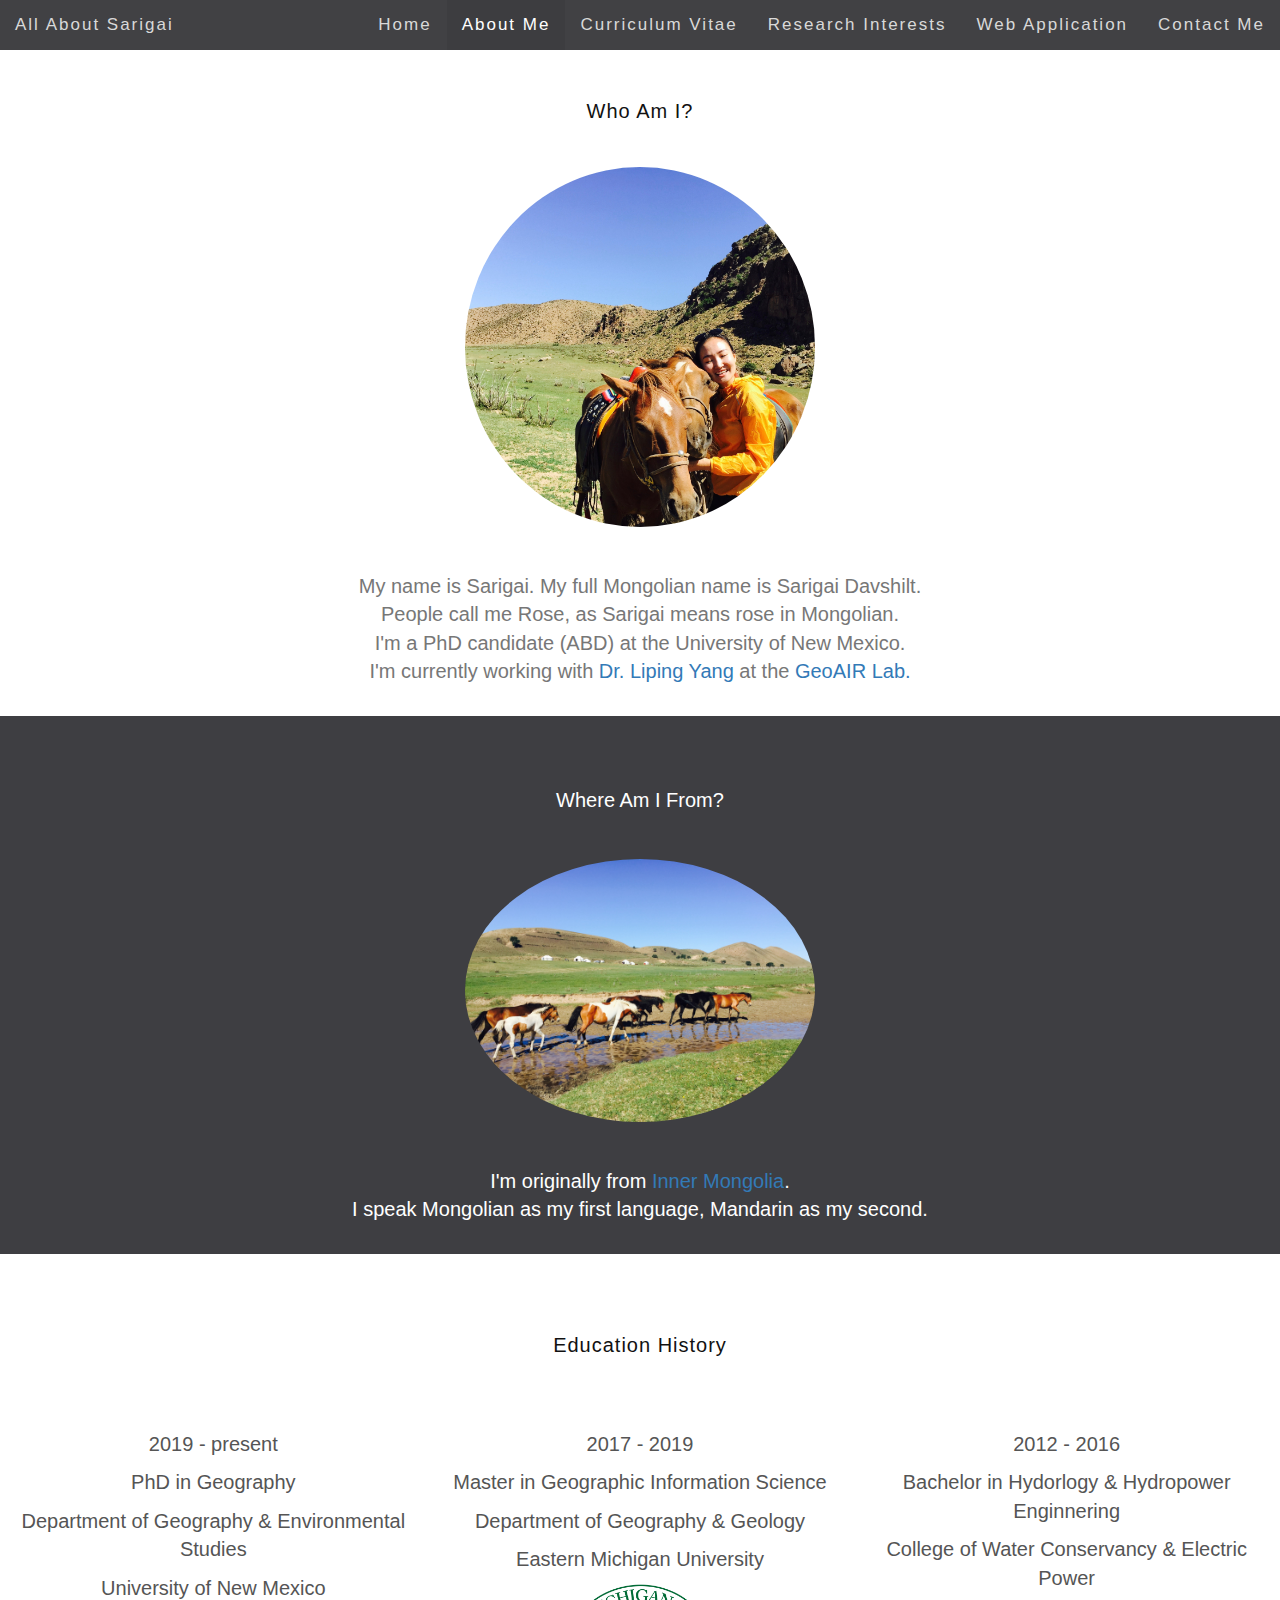
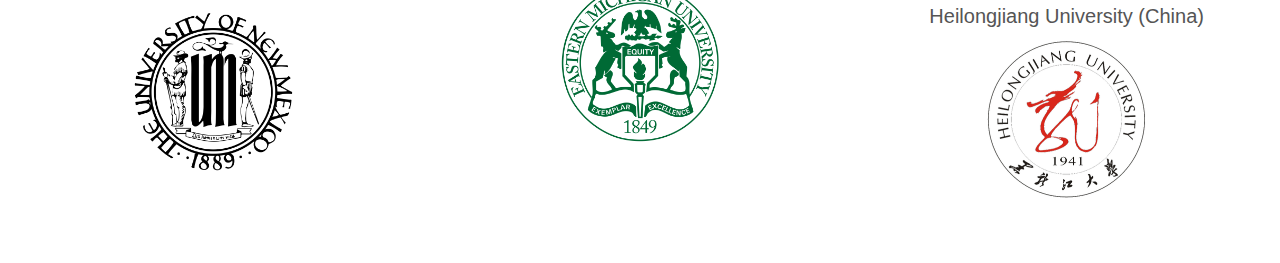
<file: aboutMe.html>
<!DOCTYPE html>
<html lang="en">

<head>
    <title>All About Sarigai</title>
    <meta charset="utf-8">
    <meta name="viewport" content="width=device-width, initial-scale=1">
    <link rel="icon" href="images/homeIcon.jpeg" type="image/x-icon">
    <!-- styles -->
    <link href="JS_CSS_downloaded_libraries/bootstrap.min.css" rel="stylesheet">
    <link href="myCSS_styleFiles/myMain.css" rel="stylesheet">
    <!-- JS-->
    <script src="JS_CSS_downloaded_libraries/jquery.min.js"></script>
    <script src="JS_CSS_downloaded_libraries/bootstrap.min.js"></script>
    <script src="myJS_scripts/myMain.js"></script>

</head>

<body id="myPage" data-spy="scroll" data-target=".navbar" data-offset="50">

    <nav class="navbar navbar-default navbar-fixed-top">
        <div class="container-fluid ">
            <div class="navbar-header">
                <button type="button" class="navbar-toggle" data-toggle="collapse" data-target="#myNavbar">
        <span class="icon-bar"></span>
        <span class="icon-bar"></span>
        <span class="icon-bar"></span>                        
      </button>
                <a class="navbar-brand" href="index.html">All About Sarigai</a>
            </div>
            <div class="collapse navbar-collapse" id="myNavbar">
                <ul class="nav navbar-nav navbar-right">
                    <li><a href="index.html">Home</a></li>
                    <li class="active"><a href="aboutMe.html">About Me</a></li>
                    <li><a href="cv.html">Curriculum Vitae</a></li>
                    <li><a href="researchInterest.html">Research Interests</a></li>
                    <li><a href="webApp.html">Web Application</a></li>
                    <li><a href="contactMe.html">Contact Me</a></li>
                </ul>
            </div>
        </div>
    </nav>

    <!-- First Container -->
    <div class="container-fluid about-bg-1 text-center">
        <h3 class="margin">Who Am I?</h3>
        <img src="images/who.jpeg" class="img-responsive img-circle margin" style="display:inline" alt="Bird" width="350" height="350">
        <p class="black-p">My name is Sarigai. My full Mongolian name is Sarigai Davshilt.<br> People call me Rose, as Sarigai means rose in Mongolian. <br> I'm a PhD candidate (ABD) at the University of New Mexico.<br> I'm currently working with <a class="XqQF9c" href="https://lipingyang.org/index.html"
                target="_blank">Dr. Liping Yang</a> at the <a href="https://geoair.lipingyang.org/" target="_blank">GeoAIR Lab.</a>

        </p>
    </div>

    <!-- Second Container -->
    <div class="container-fluid about-bg-2 text-center">
        <p class="margin">Where Am I From?</p>
        <img src="images/innerMongolia.JPG" class="img-responsive img-circle margin" style="display:inline" alt="Bird" width="350" height="350">
        <p>I'm originally from <a href="https://en.wikipedia.org/wiki/Inner_Mongolia" target="_blank">Inner Mongolia</a>. <br> I speak Mongolian as my first language, Mandarin as my second. </p>

    </div>

    <!-- Third Container (Grid) -->
    <div class="container-fluid about-bg-3 text-center">
        <h3 class="margin">Education History</h3><br>
        <div class="row">
            <div class="col-sm-4">
                <p>2019 - present</p>
                <p>PhD in Geography</p>
                <p>Department of Geography & Environmental Studies</p>
                <p>University of New Mexico</p>
                <img src="images/unmIcon.png" class="img-responsive margin" style="width:40%" alt="Image">
            </div>
            <div class="col-sm-4">
                <p>2017 - 2019</p>
                <p>Master in Geographic Information Science</p>
                <p>Department of Geography & Geology</p>
                <p>Eastern Michigan University</p>
                <img src="images/emuIcon.png" class="img-responsive margin" style="width:40%" alt="Image">
            </div>
            <div class="col-sm-4">
                <p>2012 - 2016</p>
                <p>Bachelor in Hydorlogy & Hydropower Enginnering</p>
                <p>College of Water Conservancy & Electric Power</p>
                <p>Heilongjiang University (China)</p>
                <img src="images/heilongjiangIcon.png" class="img-responsive margin" style="width:40%" alt="Image">
            </div>
        </div>
    </div>

</html>
</file>
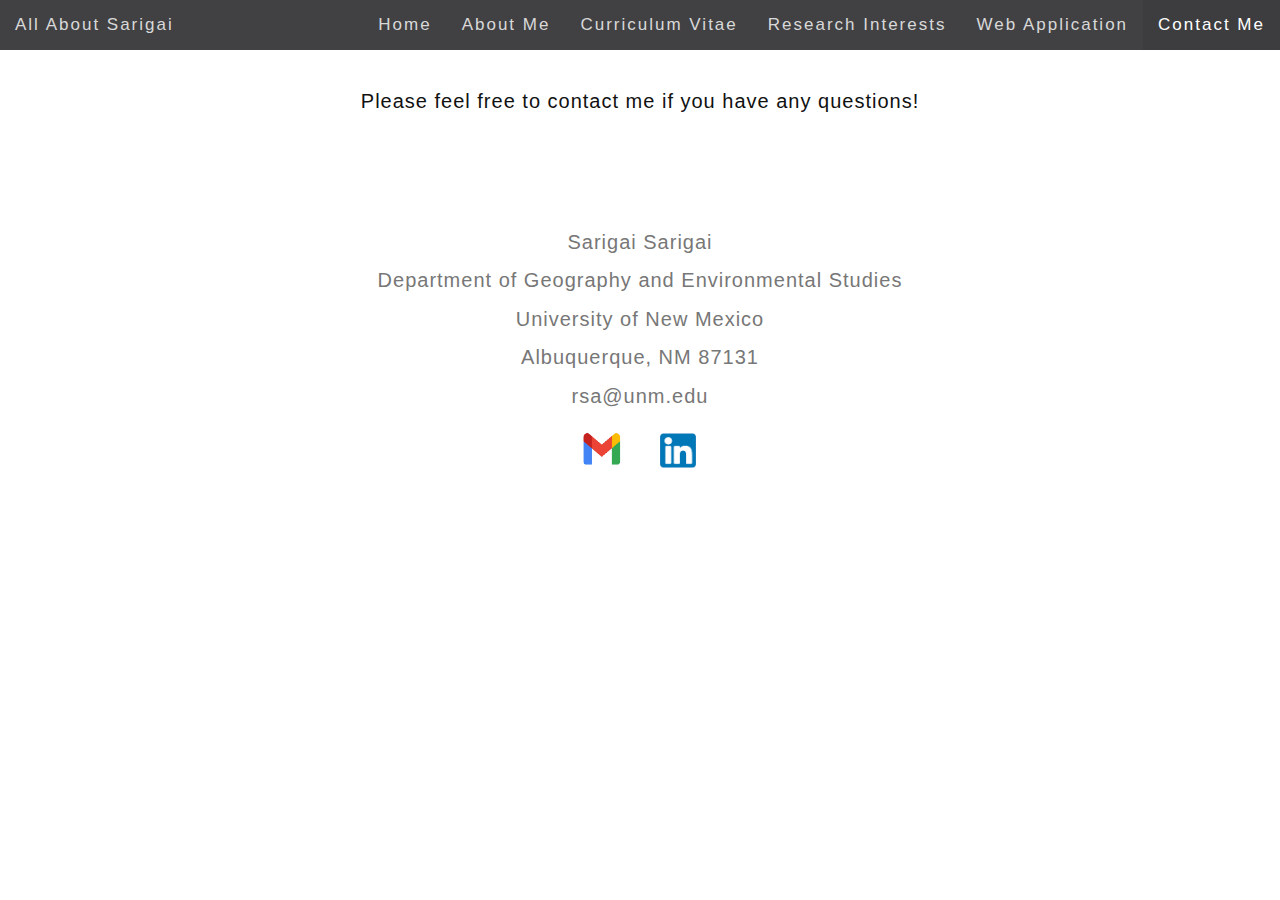
<file: contactMe.html>
<!DOCTYPE html>
<html lang="en">

<head>
    <title>All About Sarigai</title>
    <meta charset="utf-8">
    <meta name="viewport" content="width=device-width, initial-scale=1">
    <link rel="icon" href="images/homeIcon.jpeg" type="image/x-icon">
    <!-- styles -->
    <link href="JS_CSS_downloaded_libraries/bootstrap.min.css" rel="stylesheet">
    <link href="myCSS_styleFiles/myMain.css" rel="stylesheet">
    <!-- JS-->
    <script src="JS_CSS_downloaded_libraries/jquery.min.js"></script>
    <script src="JS_CSS_downloaded_libraries/bootstrap.min.js"></script>
    <script src="myJS_scripts/myMain.js"></script>

</head>

<body id="myPage" data-spy="scroll" data-target=".navbar" data-offset="50">

    <nav class="navbar navbar-default navbar-fixed-top">
        <div class="container-fluid">
            <div class="navbar-header">
                <button type="button" class="navbar-toggle" data-toggle="collapse" data-target="#myNavbar">
        <span class="icon-bar"></span>
        <span class="icon-bar"></span>
        <span class="icon-bar"></span>                        
      </button>
                <a class="navbar-brand" href="index.html">All About Sarigai</a>
            </div>
            <div class="collapse navbar-collapse" id="myNavbar">
                <ul class="nav navbar-nav navbar-right">
                    <li><a href="index.html">Home</a></li>
                    <li><a href="aboutMe.html">About Me</a></li>
                    <li><a href="cv.html">Curriculum Vitae</a></li>
                    <li><a href="researchInterest.html">Research Interests</a></li>
                    <li><a href="webApp.html">Web Application</a></li>
                    <li class="active"><a href="contactMe.html">Contact Me</a></li>
                </ul>
            </div>
        </div>
    </nav>
    <div id="contactMe" class="container text-center">
        <h3>Please feel free to contact me if you have any questions!</h3>
        <br>
        <br>
        <br>
        <p>Sarigai Sarigai</p>
        <p>Department of Geography and Environmental Studies</p>
        <p>University of New Mexico</p>
        <p>Albuquerque, NM 87131</p>
        <p>rsa@unm.edu</p>
        <p>
            <a href="mailto:sarigaigis@gmail.com" target="_blank"><img border="0" alt="gmailIcon" src="images/gmailIcon.png" width="70" height="60">
                <a href="https://www.linkedin.com/in/sarigai-rose-sarigai-42ba4b182/" target="_blank"><img border="0" alt="linkedinIcon" src="images/linkedinIcon.png" width="70" height="35">

        </p>

    </div>


</html>
</file>
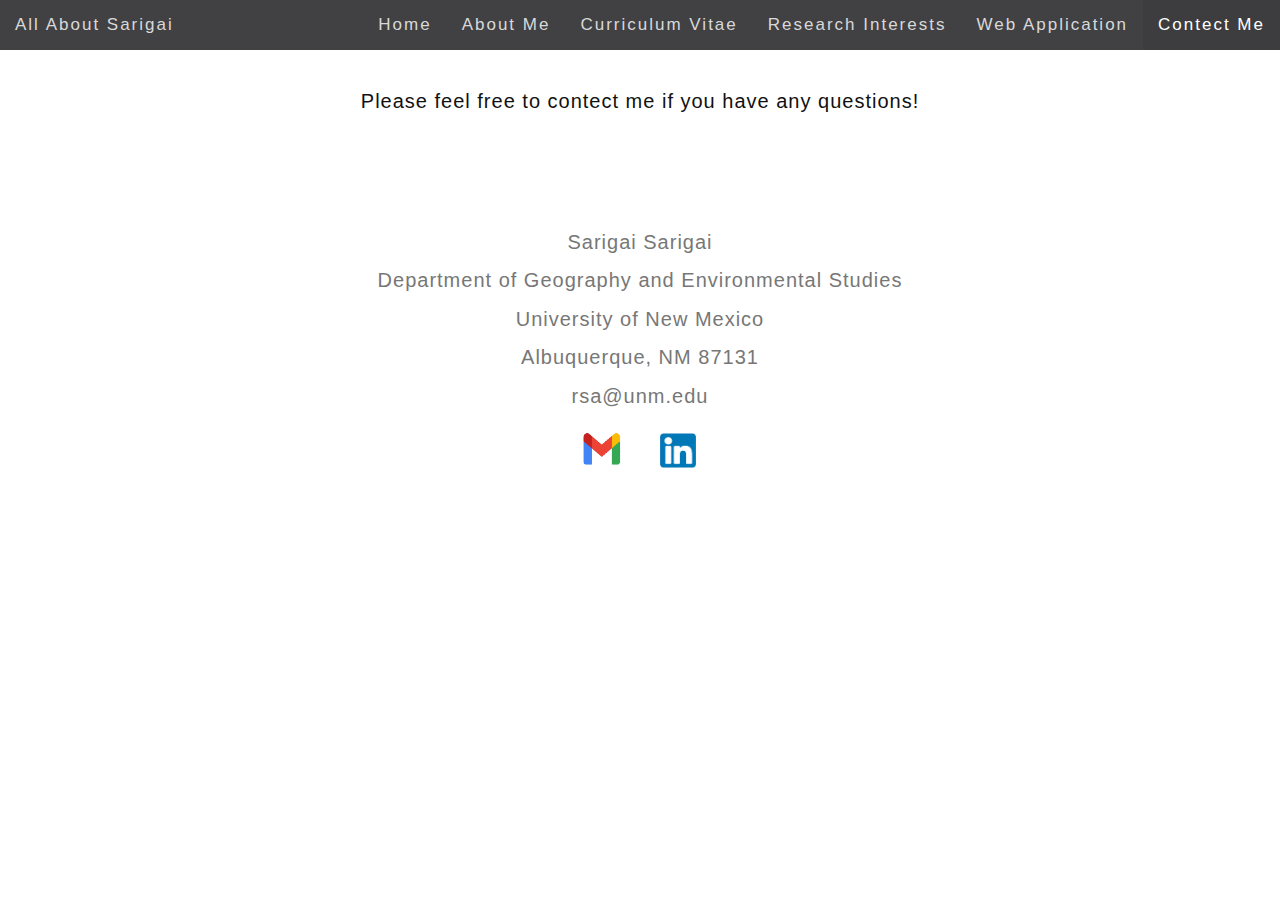
<file: contectMe.html>
<!DOCTYPE html>
<html lang="en">

<head>
    <title>All About Sarigai</title>
    <meta charset="utf-8">
    <meta name="viewport" content="width=device-width, initial-scale=1">
    <link rel="icon" href="images/homeIcon.jpeg" type="image/x-icon">
    <!-- styles -->
    <link href="JS_CSS_downloaded_libraries/bootstrap.min.css" rel="stylesheet">
    <link href="myCSS_styleFiles/myMain.css" rel="stylesheet">
    <!-- JS-->
    <script src="JS_CSS_downloaded_libraries/jquery.min.js"></script>
    <script src="JS_CSS_downloaded_libraries/bootstrap.min.js"></script>
    <script src="myJS_scripts/myMain.js"></script>

</head>

<body id="myPage" data-spy="scroll" data-target=".navbar" data-offset="50">

    <nav class="navbar navbar-default navbar-fixed-top">
        <div class="container-fluid">
            <div class="navbar-header">
                <button type="button" class="navbar-toggle" data-toggle="collapse" data-target="#myNavbar">
        <span class="icon-bar"></span>
        <span class="icon-bar"></span>
        <span class="icon-bar"></span>                        
      </button>
                <a class="navbar-brand" href="index.html">All About Sarigai</a>
            </div>
            <div class="collapse navbar-collapse" id="myNavbar">
                <ul class="nav navbar-nav navbar-right">
                    <li><a href="index.html">Home</a></li>
                    <li><a href="aboutMe.html">About Me</a></li>
                    <li><a href="cv.html">Curriculum Vitae</a></li>
                    <li><a href="researchInterest.html">Research Interests</a></li>
                    <li><a href="webApp.html">Web Application</a></li>
                    <li class="active"><a href="contectMe.html">Contect Me</a></li>
                </ul>
            </div>
        </div>
    </nav>
    <div id="contectMe" class="container text-center">
        <h3>Please feel free to contect me if you have any questions!</h3>
        <br>
        <br>
        <br>
        <p>Sarigai Sarigai</p>
        <p>Department of Geography and Environmental Studies</p>
        <p>University of New Mexico</p>
        <p>Albuquerque, NM 87131</p>
        <p>rsa@unm.edu</p>
        <p>
            <a href="mailto:sarigaigis@gmail.com" target="_blank"><img border="0" alt="gmailIcon" src="images/gmailIcon.png" width="70" height="60">
                <a href="https://www.linkedin.com/in/sarigai-sarigai-42ba4b182/" target="_blank"><img border="0" alt="linkedinIcon" src="images/linkedinIcon.png" width="70" height="35">

        </p>

    </div>


</html>
</file>
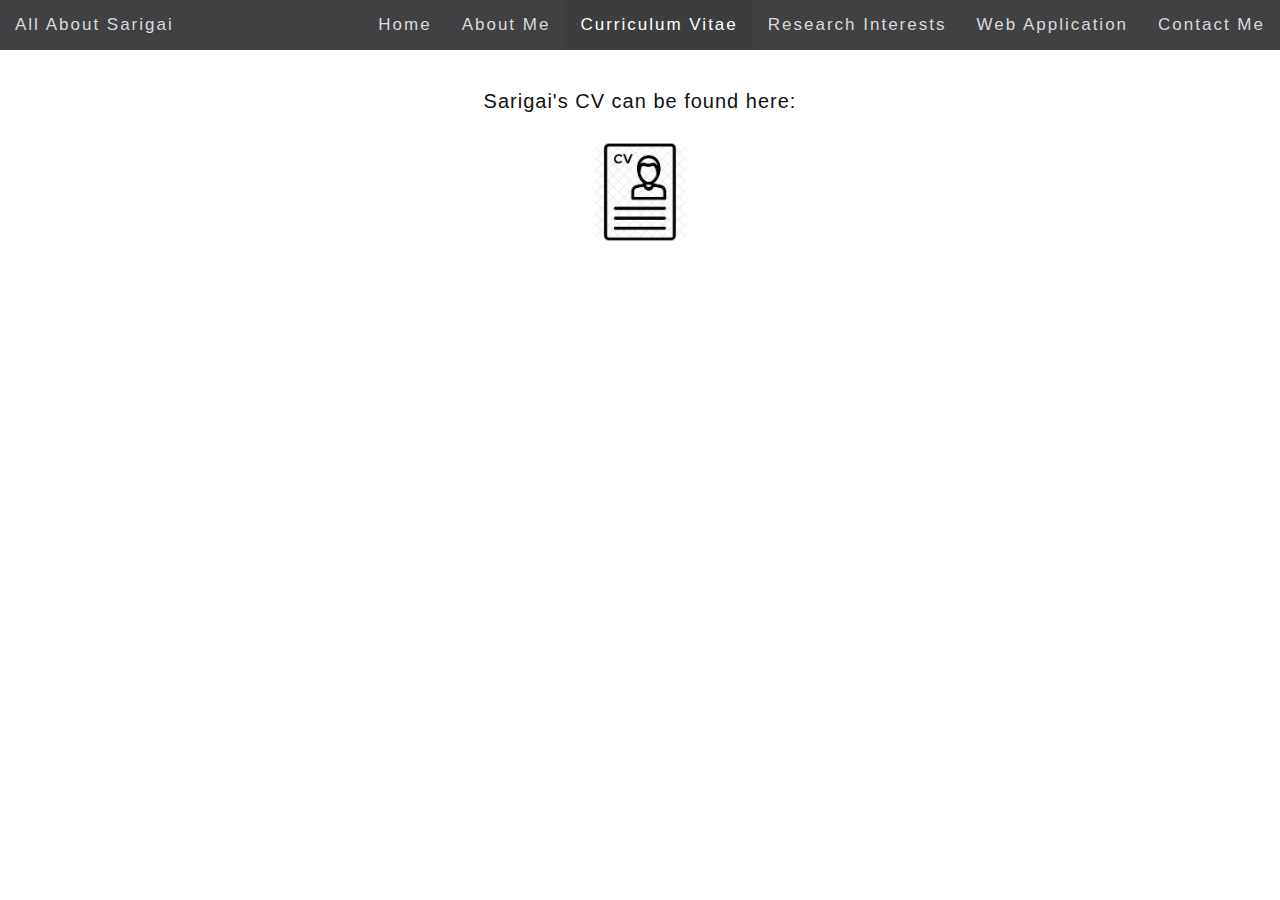
<file: cv.html>
<!DOCTYPE html>
<html lang="en">

<head>
    <title>All About Sarigai</title>
    <meta charset="utf-8">
    <meta name="viewport" content="width=device-width, initial-scale=1">
    <link rel="icon" href="images/homeIcon.jpeg" type="image/x-icon">
    <!-- styles -->
    <link href="JS_CSS_downloaded_libraries/bootstrap.min.css" rel="stylesheet">
    <link href="myCSS_styleFiles/myMain.css" rel="stylesheet">
    <!-- JS-->
    <script src="JS_CSS_downloaded_libraries/jquery.min.js"></script>
    <script src="JS_CSS_downloaded_libraries/bootstrap.min.js"></script>
    <script src="myJS_scripts/myMain.js"></script>

</head>

<body id="myPage" data-spy="scroll" data-target=".navbar" data-offset="50">

    <nav class="navbar navbar-default navbar-fixed-top">
        <div class="container-fluid">
            <div class="navbar-header">
                <button type="button" class="navbar-toggle" data-toggle="collapse" data-target="#myNavbar">
        <span class="icon-bar"></span>
        <span class="icon-bar"></span>
        <span class="icon-bar"></span>                        
      </button>
                <a class="navbar-brand" href="index.html">All About Sarigai</a>
            </div>
            <div class="collapse navbar-collapse" id="myNavbar">
                <ul class="nav navbar-nav navbar-right">
                    <li><a href="index.html">Home</a></li>
                    <li><a href="aboutMe.html">About Me</a></li>
                    <li class="active"><a href="cv.html">Curriculum Vitae</a></li>
                    <li><a href="researchInterest.html">Research Interests</a></li>
                    <li><a href="webApp.html">Web Application</a></li>
                    <li><a href="contactMe.html">Contact Me</a></li>
                </ul>
            </div>
        </div>
    </nav>
    <div id="cv" class="container text-center">
        <h3>Sarigai's CV can be found here:</h3>
        <p>
            <a href="documents/Sarigai_CV_08232024.pdf" target=”_blank”><img border="0" alt="cvIcon" src="images/cvIcon.jpeg" width="100" height="100">
            </a>
        </p>
    </div>


</html>
</file>
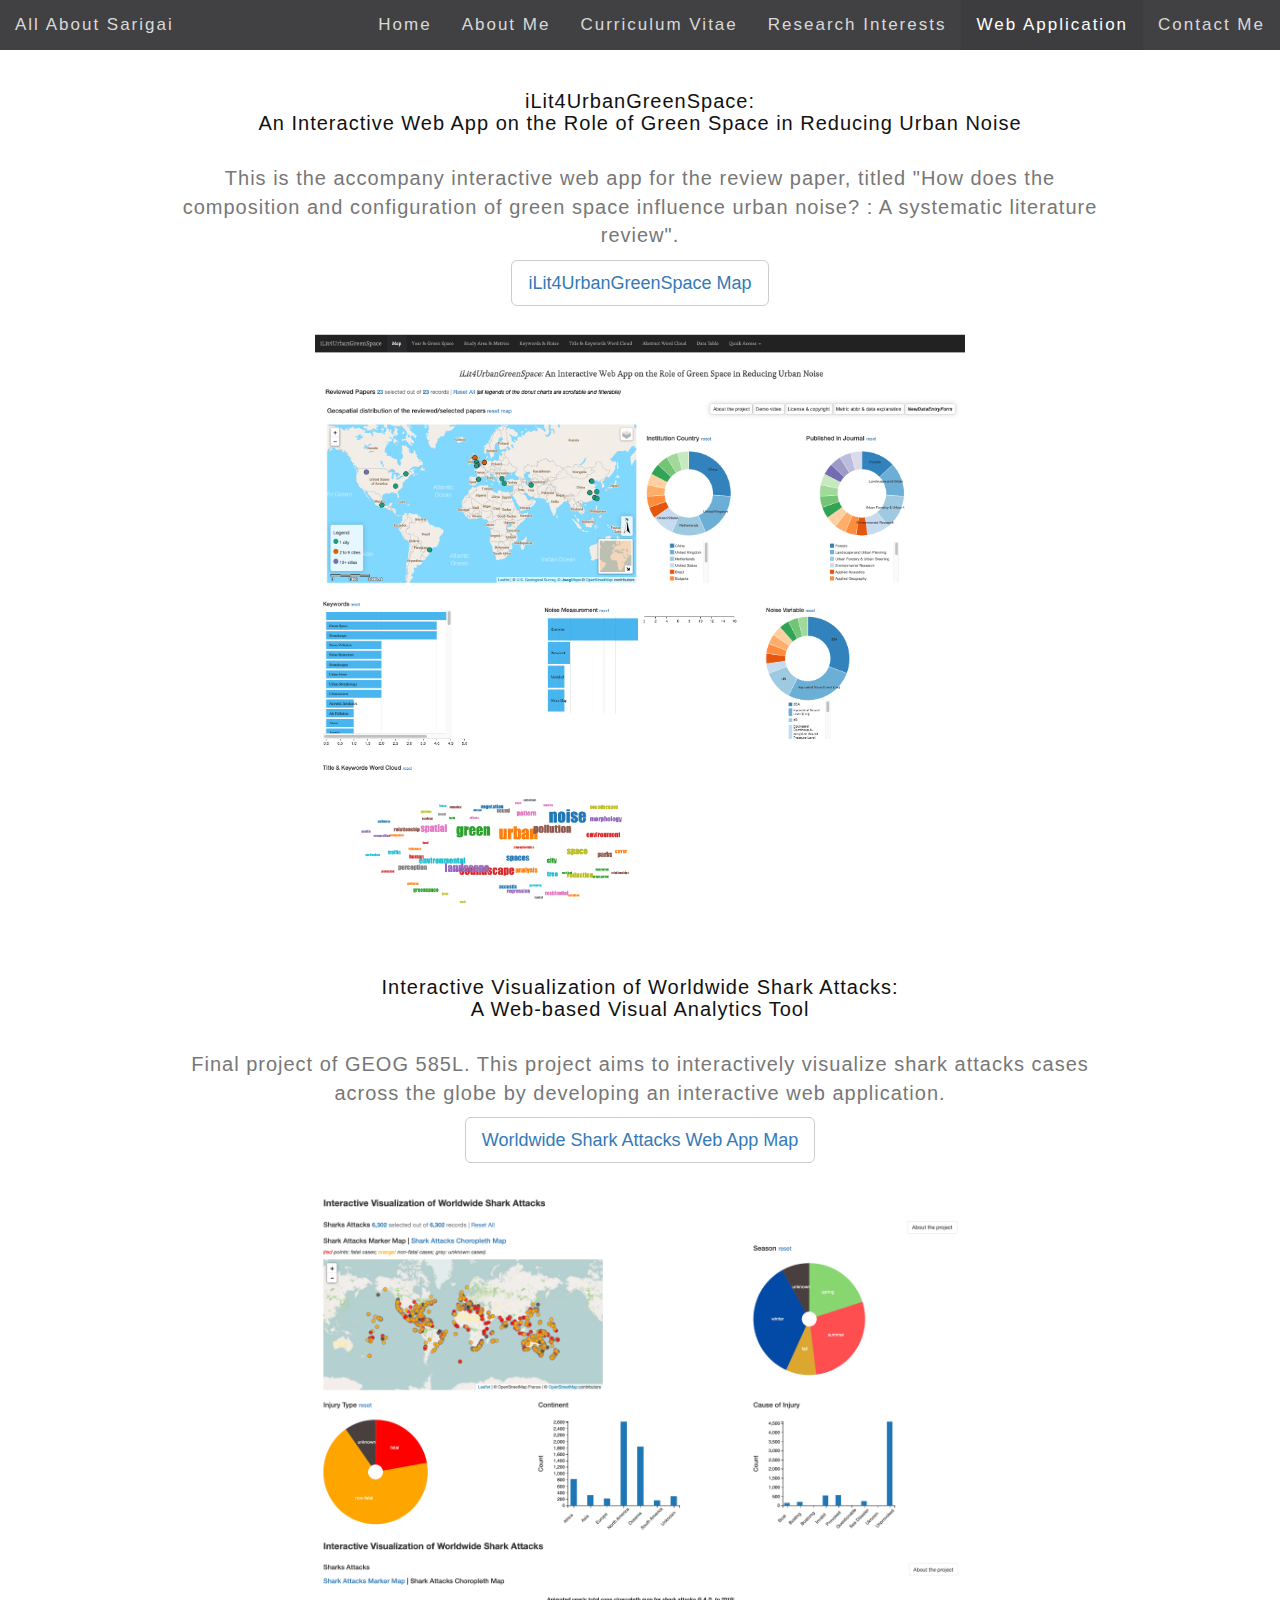
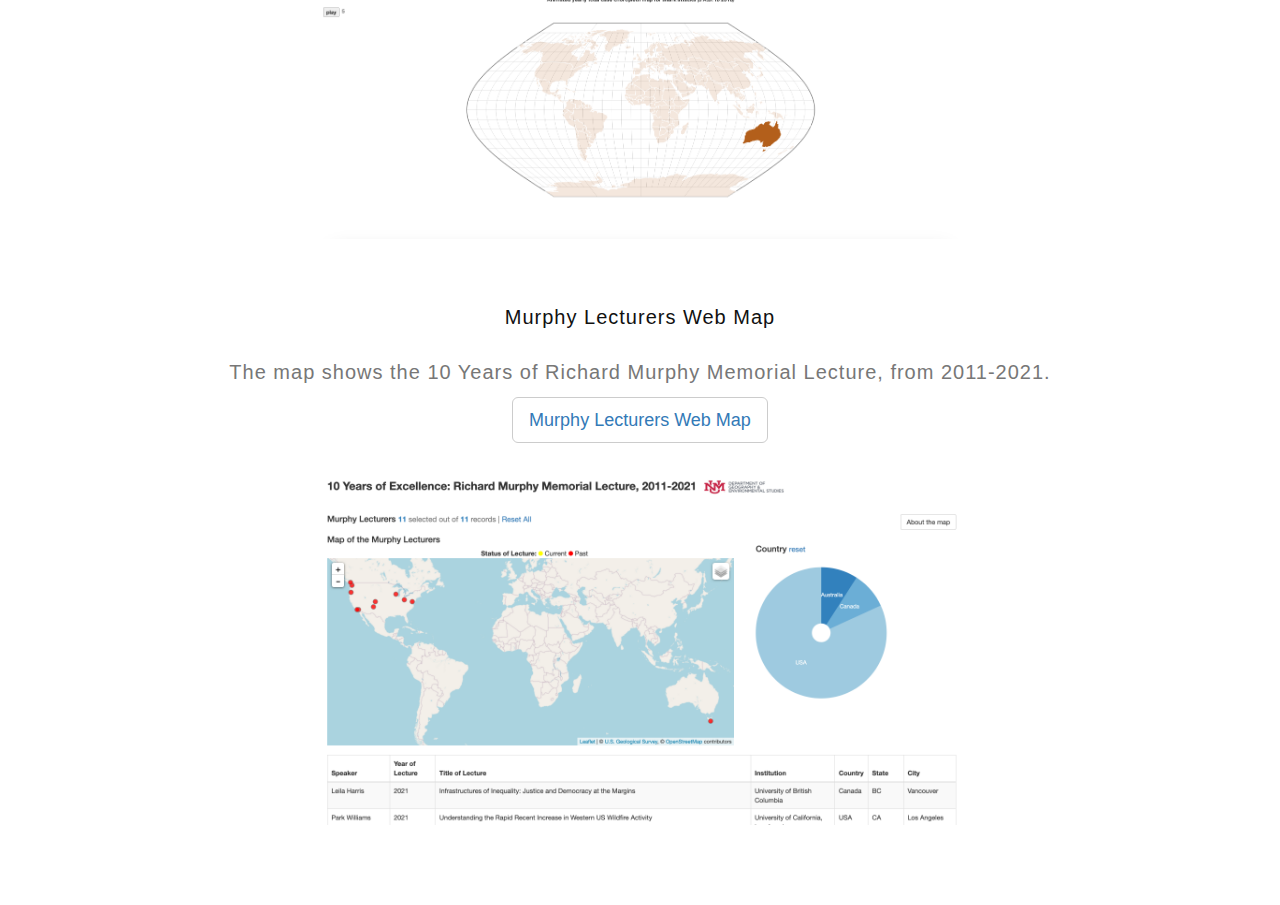
<file: webApp.html>
<!DOCTYPE html>
<html lang="en">

<head>
    <title>All About Sarigai</title>
    <meta charset="utf-8">
    <meta name="viewport" content="width=device-width, initial-scale=1">
    <link rel="icon" href="images/homeIcon.jpeg" type="image/x-icon">
    <!-- styles -->
    <link href="JS_CSS_downloaded_libraries/bootstrap.min.css" rel="stylesheet">
    <link href="myCSS_styleFiles/myMain.css" rel="stylesheet">
    <!-- JS-->
    <script src="JS_CSS_downloaded_libraries/jquery.min.js"></script>
    <script src="JS_CSS_downloaded_libraries/bootstrap.min.js"></script>
    <script src="myJS_scripts/myMain.js"></script>

</head>

<body id="myPage" data-spy="scroll" data-target=".navbar" data-offset="50">

    <nav class="navbar navbar-default navbar-fixed-top">
        <div class="container-fluid">
            <div class="navbar-header">
                <button type="button" class="navbar-toggle" data-toggle="collapse" data-target="#myNavbar">
        <span class="icon-bar"></span>
        <span class="icon-bar"></span>
        <span class="icon-bar"></span>                        
      </button>
                <a class="navbar-brand" href="index.html">All About Sarigai</a>
            </div>
            <div class="collapse navbar-collapse" id="myNavbar">
                <ul class="nav navbar-nav navbar-right">
                    <li><a href="index.html">Home</a></li>
                    <li><a href="aboutMe.html">About Me</a></li>
                    <li><a href="cv.html">Curriculum Vitae</a></li>
                    <li><a href="researchInterest.html">Research Interests</a></li>
                    <li class="active"><a href="webApp.html">Web Application</a></li>
                    <li><a href="contactMe.html">Contact Me</a></li>
                </ul>
            </div>
        </div>
    </nav>
    <div id="contectMe" class="container text-center">

        <h3>iLit4UrbanGreenSpace: 
            <br>An Interactive Web App on the Role of Green Space in Reducing Urban Noise
        </h3>
        <p>This is the accompany interactive web app for the review paper, titled "How does the composition and configuration of green space influence urban noise? : A systematic literature review".</p>
        <button class="btn btn-default btn-lg"><a href="https://geoair-lab.github.io/iLit4UrbanGreenSpace/index.html" target="_blank">iLit4UrbanGreenSpace Map</a></button>
        <br>
        <br>
        <img src="images/green_1.png" alt="green_1" width=650 height=auto> 
     <img src="images/green_2.png" alt="green_2" width=650 height=auto>
            
            <br>
            <br>
            <br>

        <h3>Interactive Visualization of Worldwide Shark Attacks:
            <br>A Web-based Visual Analytics Tool
        </h3>
        <p>Final project of GEOG 585L. This project aims to interactively visualize shark attacks cases across the globe by developing an interactive web application.</p>
        <button class="btn btn-default btn-lg"><a href="MyWebApp/index.html" target="_blank">Worldwide Shark Attacks Web App
            Map</a></button>
            <br>
            <br>
            <img src="images/shark_marker.png" alt="shark_marker" width=650 height=auto> 
            <img src="images/shark_choro.png" alt="shark_choro" width=650 height=auto>

        <br>
        <br>
        <br>
        <h3>Murphy Lecturers Web Map
            <br>
        </h3>
        <p>The map shows the 10 Years of Richard Murphy Memorial Lecture, from 2011-2021.</p>
        <button class="btn btn-default btn-lg"><a href="https://geoair-lab.github.io/MurphyLecturerWebMap/" target="_blank">Murphy Lecturers Web Map</a></button>
        <br>
        <br>
        <img src="images/murphy.png" alt="murphy" width=650 height=auto> 
  

</html>
</file>
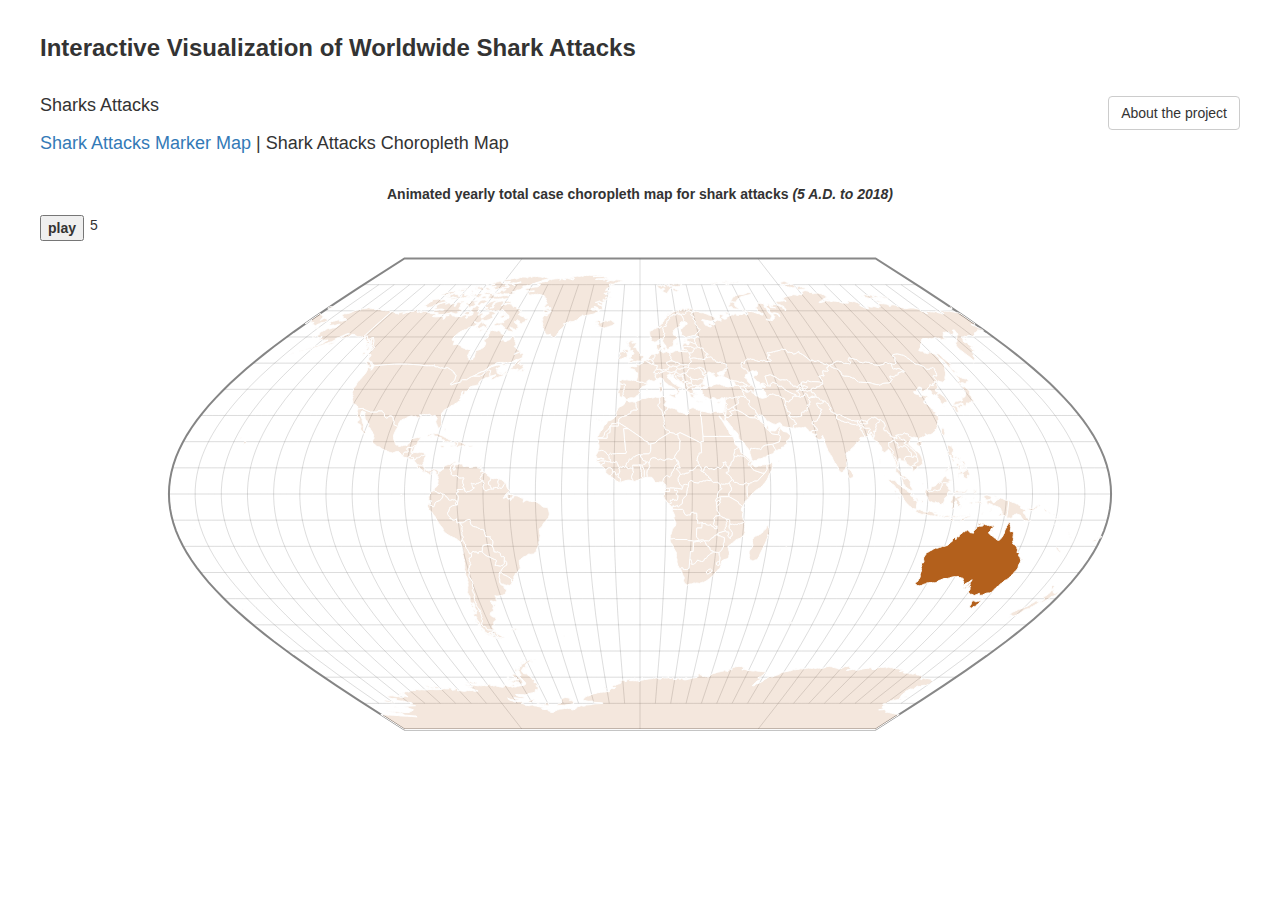
<file: MyWebApp/index_2.html>
<!DOCTYPE html>
<html lang="en">

<head>
    <meta http-equiv="Content-Type" content="text/html; charset=UTF-8">
    <title>Worldwide Shark Attacks</title>
    <meta charset="UTF-8">
    <link rel="icon" href="images/shark_icon.png" type="image/x-icon">
    <link rel="stylesheet" type="text/css" href="JS_CSS_downloaded_libraries/bootstrap.css">
    <link rel="stylesheet" type="text/css" href="myCSS_styleFiles/main_2.css">

    <script type="text/javascript" src="JS_CSS_downloaded_libraries/jQuery.js"></script>
    <script type="text/javascript" src="JS_CSS_downloaded_libraries/Bootstrap.js"></script>
    <script src="JS_CSS_downloaded_libraries/d3.js"></script>
    <script src="JS_CSS_downloaded_libraries/d3_geo_projection.js"></script>
    <script src="JS_CSS_downloaded_libraries/queue.js"></script>
    <script src="JS_CSS_downloaded_libraries/topojson.js"></script>
    <!-- <script src="https://d3js.org/d3.v3.min.js"></script> -->
    <!-- <script src="https://d3js.org/d3.geo.projection.v0.min.js"></script> -->
    <!-- <script src="https://d3js.org/queue.v1.min.js"></script> -->
    <!-- <script src="https://d3js.org/topojson.v1.min.js"></script> -->
</head>

<body>
    <div class="container-fluid">
        <!-- 1st row - map title  -->
        <div class="row">
            <div class="col-xs-12 dc-data-count dc-chart" id="data-count">

                <h3><b>Interactive Visualization of Worldwide Shark Attacks</b></h3>

                <!-- Trigger the modal with a button -->


                <!-- 2nd row - subtitle and data count  -->
                <div class="row">
                    <div class="col-xs-12 dc-data-count dc-chart" id="data-count">
                        <br>
                        <h4>Sharks Attacks
                            <!-- <small>
            <span class="filter-count"></span> selected out of <span class="total-count"></span> records |
            <a id="all" href="#">Reset All</a>
            </span>
            </small> -->
                            <button type="button" class="btn btn-default info pull-right" data-toggle="modal" data-target="#myModal">About the project</button>
                        </h4>
                    </div>
                </div>

                <div class="row" id="control-row">
                    <div class="col-xs-8">
                        <!-- <h4>Shark Attacks Choropleth Map
                            <a href="index.html" style="color:black;">| Shark Attacks Marker Map </a>
                        </h4> -->

                        <h4>
                            <a href="index.html">Shark Attacks Marker Map</a> | Shark Attacks Choropleth Map </a>
                        </h4>
                    </div>
                </div>
                <div class="row" id="control-row">

                    <p style="text-align: center"><b>Animated yearly total case choropleth map for shark attacks <i>(5 A.D. to 2018)</i></b></p>
                </div>
                <div id="wrapper">
                    <div id="map"></div>
                    <button id="play"><b>play</b></button>
                    <span id="clock">year</span>
                </div>

                <script>
                    //globals
                    var width, height, projection, path, graticule, svg, attributeArray = [],
                        currentAttribute = 0,
                        playing = false;

                    function init() {

                        setMap();
                        animateMap();

                    }

                    function setMap() {

                        width = 960, height = 580; // map width and height, matches 

                        projection = d3.geo.eckert5() // define our projection with parameters
                            .scale(170)
                            .translate([width / 2, height / 2])
                            .precision(.1);

                        path = d3.geo.path() // create path generator function
                            .projection(projection); // add our define projection to it

                        graticule = d3.geo.graticule(); // create a graticule

                        svg = d3.select("#map").append("svg") // append a svg to our html div to hold our map
                            .attr("width", width)
                            .attr("height", height);

                        svg.append("defs").append("path") // prepare some svg for outer container of svg elements
                            .datum({
                                type: "Sphere"
                            })
                            .attr("id", "sphere")
                            .attr("d", path);

                        svg.append("use") // use that svg to style with css
                            .attr("class", "stroke")
                            .attr("xlink:href", "#sphere");

                        svg.append("path") // use path generator to draw a graticule
                            .datum(graticule)
                            .attr("class", "graticule")
                            .attr("d", path);

                        loadData(); // let's load our data next

                    }

                    function loadData() {

                        queue() // queue function loads all external data files asynchronously 
                            .defer(d3.json, "data/world_topo.json") // our geometries
                            .defer(d3.csv, "data/country_year_4.csv") // and associated data in csv file
                            .await(processData); // once all files are loaded, call the processData function passing
                        // the loaded objects as arguments
                    }

                    function processData(error, world, countryData) {
                        // function accepts any errors from the queue function as first argument, then
                        // each data object in the order of chained defer() methods above

                        var countries = world.objects.countries.geometries; // store the path in variable for ease
                        for (var i in countries) { // for each geometry object
                            for (var j in countryData) { // for each row in the CSV
                                if (countries[i].properties.id == countryData[j].id) { // if they match
                                    for (var k in countryData[i]) { // for each column in the a row within the CSV
                                        if (k != 'name' && k != 'id') { // let's not add the name or id as props since we already have them
                                            if (attributeArray.indexOf(k) == -1) {
                                                attributeArray.push(k); // add new column headings to our array for later
                                            }
                                            countries[i].properties[k] = Number(countryData[j][k]) // add each CSV column key/value to geometry object
                                        }
                                    }
                                    break; // stop looking through the CSV since we made our match
                                }
                            }
                        }
                        d3.select('#clock').html(attributeArray[currentAttribute]); // populate the clock initially with the current year
                        drawMap(world); // let's mug the map now with our newly populated data object
                    }

                    function drawMap(world) {

                        svg.selectAll(".country") // select country objects (which don't exist yet)
                            .data(topojson.feature(world, world.objects.countries).features) // bind data to these non-existent objects
                            .enter().append("path") // prepare data to be appended to paths
                            .attr("class", "country") // give them a class for styling and access later
                            .attr("id", function(d) {
                                return "code_" + d.properties.id;
                            }, true) // give each a unique id for access later
                            .attr("d", path); // create them using the svg path generator defined above

                        var dataRange = getDataRange(); // get the min/max values from the current year's range of data values

                        console.log(dataRange); //Dr Yang added

                        d3.selectAll('.country') // select all the countries
                            .attr('fill-opacity', function(d) {
                                return getColor(d.properties[attributeArray[currentAttribute]], dataRange); // give them an opacity value based on their current value
                                console.log(d.properties[attributeArray[currentAttribute]]); //Dr Yang added
                            });
                    }

                    function sequenceMap() {

                        var dataRange = getDataRange(); // get the min/max values from the current year's range of data values
                        d3.selectAll('.country').transition() //select all the countries and prepare for a transition to new values
                            .duration(750) // give it a smooth time period for the transition
                            .attr('fill-opacity', function(d) {
                                return getColor(d.properties[attributeArray[currentAttribute]], dataRange); // the end color value
                            })
                    }
                    //Dr Yang edited code starts HERE
                    function getColor(valueIn, valuesIn) {

                        var color = d3.scale.linear() // create a linear scale
                            .domain([valuesIn[0], valuesIn[1]]) // input uses min and max values
                            // .range([.3, 1]); // output for opacity between .3 and 1 %
                            .range([.15, 1]); // output for opacity between .15 and 1 %

                        console.log(color(valueIn)); //Dr Yang added
                        console.log(typeof(color(valueIn))); //Dr Yang added

                        var colorChecker = color(valueIn); //Dr Yang added
                        console.log(typeof(colorChecker)); //Dr Yang added
                        if (isNaN(colorChecker)) { //Dr Yang added
                            return color(0); //Dr Yang added
                        } //Dr Yang added
                        else { //Dr Yang added
                            return color(valueIn); // return that number to the caller
                        } //Dr Yang added
                    }
                    //Dr Yang edited code ends HERE

                    function getDataRange() {
                        // function loops through all the data values from the current data attribute
                        // and returns the min and max values

                        var min = Infinity,
                            max = -Infinity;
                        d3.selectAll('.country')
                            .each(function(d, i) {
                                var currentValue = d.properties[attributeArray[currentAttribute]];
                                if (currentValue <= min && currentValue != -99 && currentValue != 'undefined') {
                                    min = currentValue;
                                }
                                if (currentValue >= max && currentValue != -99 && currentValue != 'undefined') {
                                    max = currentValue;
                                }
                            });
                        return [min, max]; //boomsauce
                    }

                    function animateMap() {

                        var timer; // create timer object
                        d3.select('#play')
                            .on('click', function() { // when user clicks the play button
                                if (playing == false) { // if the map is currently playing
                                    timer = setInterval(function() { // set a JS interval
                                        if (currentAttribute < attributeArray.length - 1) {
                                            currentAttribute += 1; // increment the current attribute counter
                                        } else {
                                            currentAttribute = 0; // or reset it to zero
                                        }
                                        sequenceMap(); // update the representation of the map 
                                        d3.select('#clock').html(attributeArray[currentAttribute]); // update the clock
                                    }, 1000);

                                    d3.select(this).html('stop'); // change the button label to stop
                                    playing = true; // change the status of the animation
                                } else { // else if is currently playing
                                    clearInterval(timer); // stop the animation by clearing the interval
                                    d3.select(this).html('play'); // change the button label to play
                                    playing = false; // change the status again
                                }
                            });
                    }


                    window.onload = init(); // magic starts here
                </script>

                <!-- Model code begin -->

                <!-- Modal -->
                <div class="modal fade" id="myModal" role="dialog">
                    <div class="modal-dialog">

                        <!-- Modal content-->
                        <div class="modal-content">
                            <div class="modal-header">
                                <button type="button" class="close" data-dismiss="modal">&times;</button>
                                <h4 class="modal-title">About Info for Worldwide Shark Attacks Web Map App</h4>
                            </div>
                            <div class="modal-body">
                                <p><strong>About the Project:</strong> Shark attacks are global traumatic events that generate social and economic costs. Shark attacks on human beings leading to various types of injuries and even death in some cases is not
                                    uncommon. Improved understanding of shark attacks risks may help to inform shark management strategies, help human beings to better understand risk factors leading to such attacks and ultimately help to improve human
                                    safety, and shark conservation.
                                    <p>
                                        <p>This project aims to interactively visualize shark attacks cases across the globe by developing an interactive web application using the data collected by Global Shark Attack File. This project will apply visual
                                            analytics techniques to effectively demonstrate shark attacks over time in a more dynamic and interactive way.</p>
                                        <p>The original global shark attack data was collected and provided by the Global Shark Attack File. Global Shark Attack File is a global dataset of shark attacks, which contains information on over 6,300 shark attacks,
                                            and includes detailed, often privileged, information including reports and photos. The global shark attack data used in this project was downloaded from Kaggle.
                                        </p>
                                        <p><a href="https://www.youtube.com/watch?v=msUhvIH7XXw" target="_blank"><i>(web app demo video)</i></a></p>
                                        <strong>About the People:</strong>

                                        <p>Project advisor: <a href="https://www.lipingyang.org" target="_blank">Dr. Liping
                                        Yang</a> (Course Instructor for GEOG 485L/585L - Internet Mapping)</p>

                                        <p>Web app developer: <a href="https://sarigai-geoair.github.io/" target="_blank">Sarigai Sarigai</a> (sarigaigis@gmail.com)
                                        </p>

                                        <strong>Data source:</strong>

                                        <p> <a href="http://www.sharkattackfile.net/index.htm" target="_blank">Global Shark
                                        Attack File </a></p>

                                        <p><a href="https://www.kaggle.com/teajay/global-shark-attacks" target="_blank">Kaggle -
                                        Global Shark Attacks </a></p>


                                        <strong>Acknowledgements:</strong>
                                        <p><a href="https://github.com/austinlyons/dcjs-leaflet-untappd" target="_blank">Tutorial - Beer Drinking Data Vizualization</a></p>

                                        <p>
                                            <a href="http://bl.ocks.org/rgdonohue/9280446" target="_blank">Tutorial - Animated
                                        Choropleth Map </a>
                                        </p>

                                    </p>
                                </p>
                            </div>
                            <div class="modal-footer">
                                <button type="button" class="btn btn-default" data-dismiss="modal">Close</button>
                            </div>
                        </div>

                    </div>
                </div>
                <!-- Model compoent end  -->

</body>

</html>
</file>
<file: myCSS_styleFiles/myMain.css>
body {
    font-family: Gill Sans, sans-serif;
    font-size: 20px;
    color: #777;
}

h3,
h4 {
    font-family: Gill Sans, sans-serif;
    margin: 10px 0 30px 0;
    letter-spacing: 1px;
    font-size: 20px;
    color: #111;
}

.container {
    padding: 80px 120px;
    letter-spacing: 1px;
}

.person {
    border: 10px solid transparent;
    margin-bottom: 25px;
    width: 80%;
    height: 80%;
    opacity: 0.7;
}

.person:hover {
    border-color: #f1f1f1;
}

.carousel-inner img {
    -webkit-filter: grayscale(90%);
    filter: grayscale(90%);
    /* make all photos black and white */
    width: 100%;
    /* Set width to 100% */
    margin: auto;
}


/* about me */

.black-p {
    font-family: Gill Sans, sans-serif;
    font-size: 20px;
    color: #777;
}

.about-bg-1 {
    padding-top: 90px;
    padding-bottom: 20px;
    background-color: white;
    color: #ffffff;
}

.about-bg-2 {
    padding-top: 70px;
    padding-bottom: 20px;
    background-color: #3e3e42;
    /* Dark Blue */
    color: #ffffff;
}

.about-bg-3 {
    padding-top: 70px;
    padding-bottom: 20px;
    background-color: #ffffff;
    /* White */
    color: #555555;
}

.about-bg-4 {
    padding-top: 70px;
    padding-bottom: 20px;
    background-color: #2f2f2f;
    /* Black Gray */
    color: #fff;
}

.margin {
    margin-bottom: 45px;
}

.img-responsive.margin {
    display: block;
    margin-left: auto;
    margin-right: auto;
}

div.ri {
    text-align: justify;
}


/* about me ends */

.list-group-item:first-child {
    border-top-right-radius: 0;
    border-top-left-radius: 0;
}

.list-group-item:last-child {
    border-bottom-right-radius: 0;
    border-bottom-left-radius: 0;
}

.modal-header,
h4,
.close {
    background-color: #333;
    color: #fff !important;
    text-align: center;
    font-size: 30px;
}

.modal-header,
.modal-body {
    padding: 40px 50px;
}

.nav-tabs li a {
    color: #777;
}

.navbar {
    font-family: Gill Sans, sans-serif;
    margin-bottom: 0;
    background-color: #2d2d30;
    border: 0;
    font-size: 11px !important;
    letter-spacing: 2px;
    opacity: 0.9;
}

.navbar li a,
.navbar .navbar-brand {
    color: #d5d5d5 !important;
    font-size: 17px;
}

.navbar-nav li a:hover {
    color: #fff !important;
}

.navbar-nav li.active a {
    color: #fff !important;
    background-color: #29292c !important;
}

.navbar-default .navbar-toggle {
    border-color: transparent;
}

.open .dropdown-toggle {
    color: #fff;
    background-color: #555 !important;
}
</file>
<file: MyWebApp/myCSS_styleFiles/main_2.css>
text {
    font-size: 16px;
}

#control-row {
    padding-bottom: 20px;
}

.container-fluid {
    padding-left: 40px;
    padding-right: 40px;
    margin-top: 15px;
}

a {
    cursor: pointer
}


/* 
h4,
h2 {
    font-family: Helvetica;
} */

h4 {
    margin-top: 4.4px;
}


/* P {
    text-align: center
} */

#wrapper {
    width: 960px;
    margin: -30px auto 0;
}

#map {
    width: 960px;
    height: 580px;
    position: relative;
}

.stroke {
    fill: none;
    stroke: #888;
    stroke-width: 2px;
}

.fill {
    fill: #fff;
}

.graticule {
    fill: none;
    stroke: #777;
    stroke-width: .5px;
    stroke-opacity: .5;
}

.land {
    fill: #222;
}

.boundary {
    fill: none;
    stroke: #fff;
    stroke-width: .5px;
}

.country {
    fill: rgb(179, 96, 28);
    stroke: white;
}

#play,
#clock {
    position: absolute;
    top: 200px;
}

#play {
    left: 15px;
}

#clock {
    left: 65px;
}
</file>
